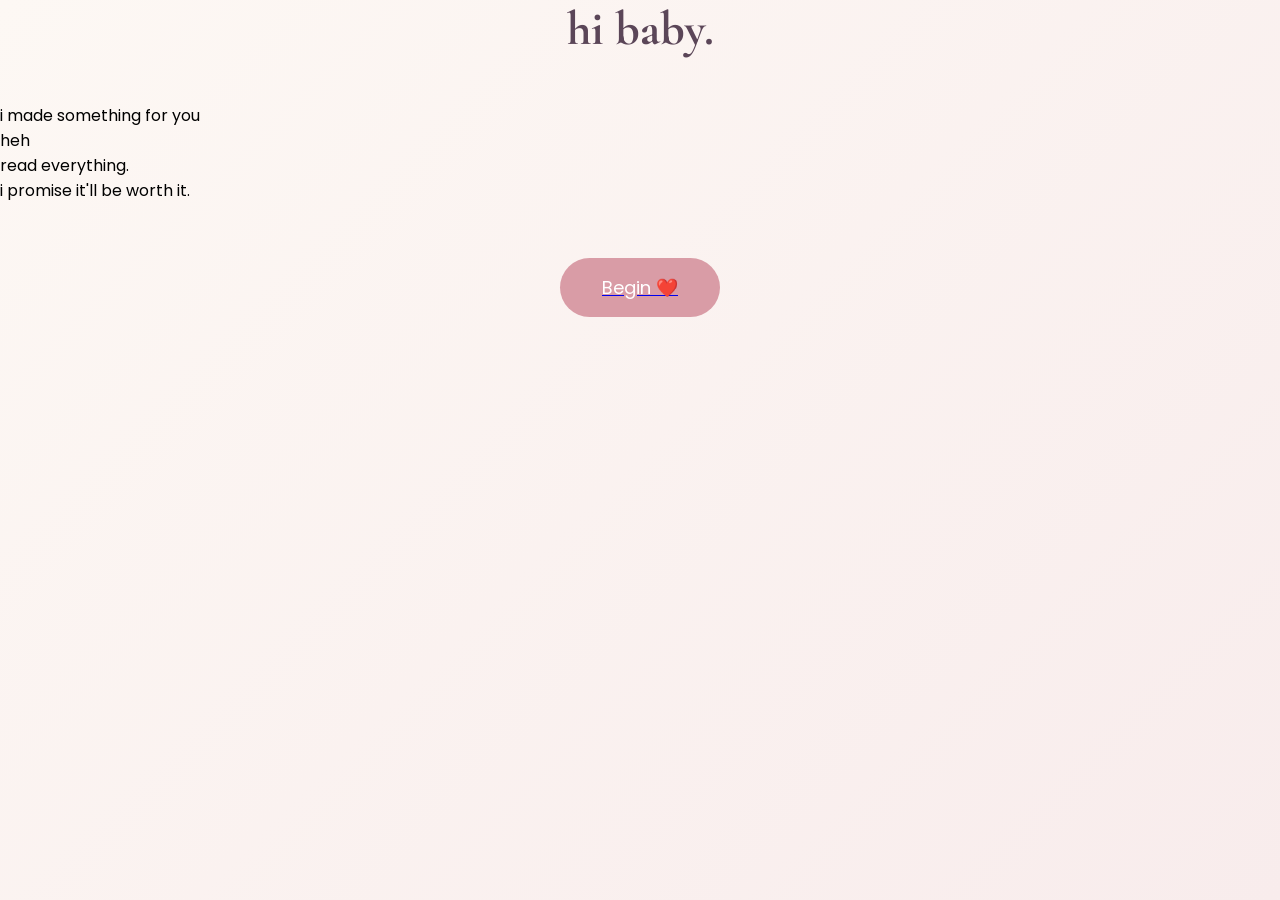
<file: index.html>
<!DOCTYPE html>
<html lang="en">

<head>

<meta charset="UTF-8">
<meta name="viewport" content="width=device-width, initial-scale=1.0">

<title>For You ❤️</title>

<link rel="preconnect" href="https://fonts.googleapis.com">
<link rel="preconnect" href="https://fonts.gstatic.com" crossorigin>

<link href="https://fonts.googleapis.com/css2?family=Cormorant+Garamond:wght@600&family=Poppins:wght@300;400;500&display=swap" rel="stylesheet">

<link rel="stylesheet" href="style.css">

</head>

<body>

<div class="container">

    <h1>hi baby.</h1>

    <p>
        i made something for you
    </p>

    <p class="small">
        heh<br>
        read everything.<br>
        i promise it'll be worth it.
    </p>

    <a href="letter.html">
        <button>Begin ❤️</button>
    </a>

</div>

</body>

</html>
</file>
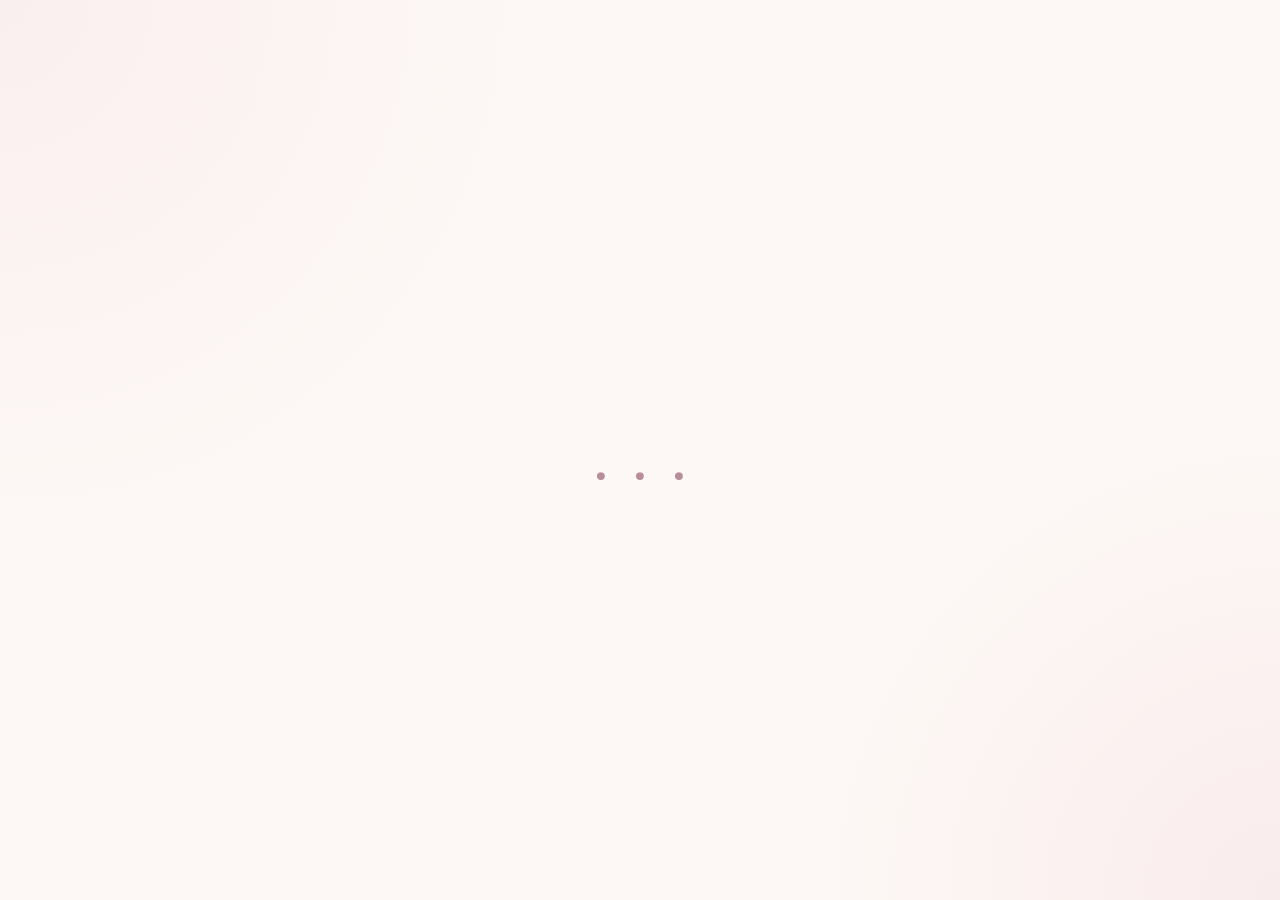
<file: final.html>
<!DOCTYPE html>
<html lang="en">

<head>

    <meta charset="UTF-8">
    <meta name="viewport" content="width=device-width, initial-scale=1.0">

    <title>♡</title>

    <link rel="preconnect" href="https://fonts.googleapis.com">
    <link rel="preconnect" href="https://fonts.gstatic.com" crossorigin>

    <link href="https://fonts.googleapis.com/css2?family=Cormorant+Garamond:wght@400;500;600;700&family=Poppins:wght@300;400&display=swap" rel="stylesheet">

    <link rel="stylesheet" href="style.css">

</head>

<body>

<div class="proposal-page">

    <div id="dots">

        <span>.</span>
        <span>.</span>
        <span>.</span>

    </div>

    <div id="proposal" class="hidden">

    <h1 id="q1" class="hidden-line">
        Will you
    </h1>

    <h1 id="q2" class="hidden-line">
        be my
    </h1>

    <h1 id="q3" class="hidden-line">
        boyfriend?
    </h1>

    <div class="proposal-buttons hidden-line" id="proposalButtons">

        <button class="yes-btn" onclick="window.location.href='yes.html'">
            ♡ Yes.
        </button>

        <button class="yes-btn" onclick="window.location.href='yes.html'">
            ♡ Of course.
        </button>

    </div>

</div>

</div>

<script>

const dots = document.getElementById("dots");
const proposal = document.getElementById("proposal");

setTimeout(()=>{

    dots.style.opacity="0";

},2200);

setTimeout(()=>{

    dots.style.display="none";

    proposal.classList.remove("hidden");

},2800);

setTimeout(()=>{

    document.getElementById("q1").classList.remove("hidden-line");

},3200);

setTimeout(()=>{

    document.getElementById("q2").classList.remove("hidden-line");

},4300);

setTimeout(()=>{

    document.getElementById("q3").classList.remove("hidden-line");

},5400);

setTimeout(()=>{

    document.getElementById("proposalButtons").classList.remove("hidden-line");

},6700);

</script>

</body>

</html>
</file>
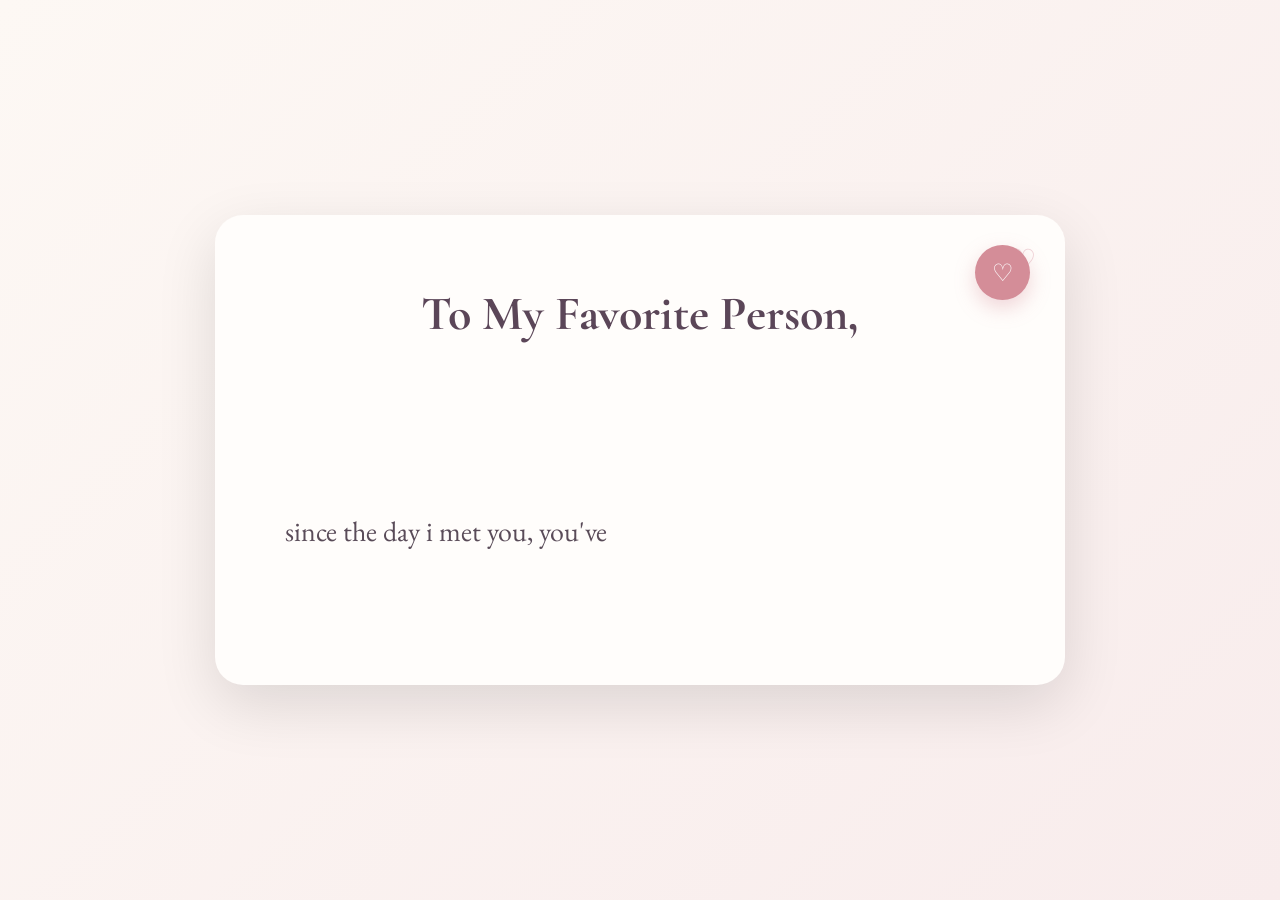
<file: letter.html>
<!DOCTYPE html>
<html lang="en">

<head>

<meta charset="UTF-8">
<meta name="viewport" content="width=device-width, initial-scale=1.0">

<title>A Letter For You</title>

<link rel="stylesheet" href="style.css">

</head>

<body>

<div class="letter-container">

    <div class="letter">

        <div class="wax-seal">♡</div>

        <h1>To My Favorite Person,</h1>

        <div id="typed-text"></div>

        <div id="signature"></div>

        <a href="reasons.html">
            <button id="continue-btn">Continue ❤️</button>
        </a>

    </div>

</div>

<script src="script.js"></script>

</body>

</html>
</file>
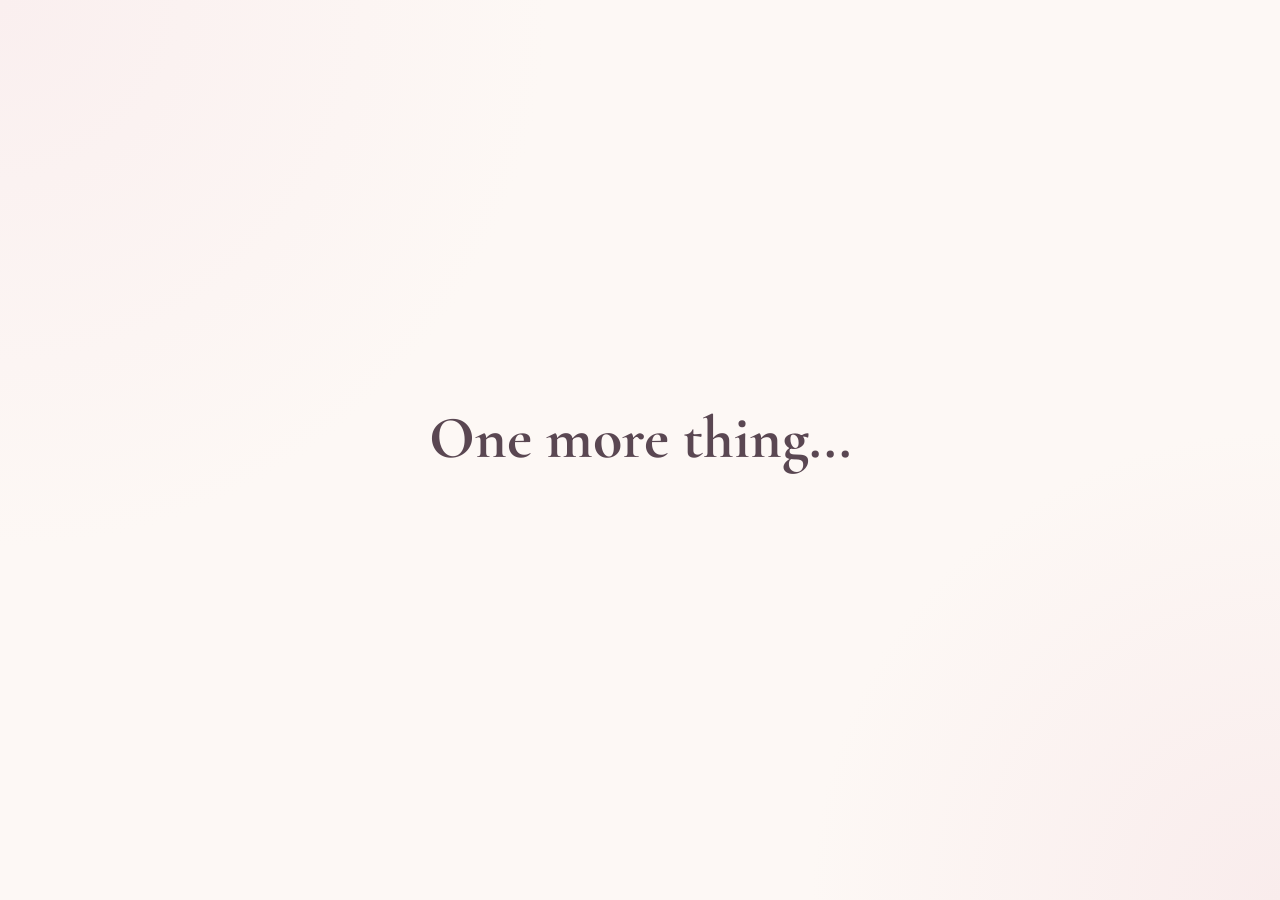
<file: questions.html>
<!DOCTYPE html>
<html lang="en">

<head>

    <meta charset="UTF-8">
    <meta name="viewport" content="width=device-width, initial-scale=1.0">

    <title>One More Thing...</title>

    <link rel="preconnect" href="https://fonts.googleapis.com">
    <link rel="preconnect" href="https://fonts.gstatic.com" crossorigin>

    <link href="https://fonts.googleapis.com/css2?family=Cormorant+Garamond:wght@400;500;600;700&family=EB+Garamond:wght@400;500&family=Poppins:wght@300;400&display=swap" rel="stylesheet">

    <link rel="stylesheet" href="style.css">

</head>

<body>

<div class="question-page">

    <div id="conversation">

        <h1 id="line1" class="fade hidden">
            One more thing...
        </h1>

        <h1 id="line2" class="fade hidden">
            can i ask you something?
        </h1>

        <h2 id="line3" class="fade hidden">
            promise you'll answer honestly?
        </h2>

        <div id="choices" class="hidden">

            <button class="choice-btn" onclick="continueStory()">
                ♡ of course nig
            </button>

            <button class="choice-btn" onclick="continueStory()">
                ♡ you don't get the option of saying no
            </button>

        </div>

        <div id="second-part" class="hidden">

            <h1 class="fade" id="line4">
                GOOD
            </h1>

            <h2 class="fade" id="line5">
                because...
            </h2>

            <p class="fade" id="line6">
                i've been wanting to ask you this<br>
                for quite a while now.
            </p>

            <a href="final.html">

                <button id="question-continue">
                    Continue ❤️
                </button>

            </a>

        </div>

    </div>

</div>

<script src="script.js"></script>

</body>

</html>
</file>
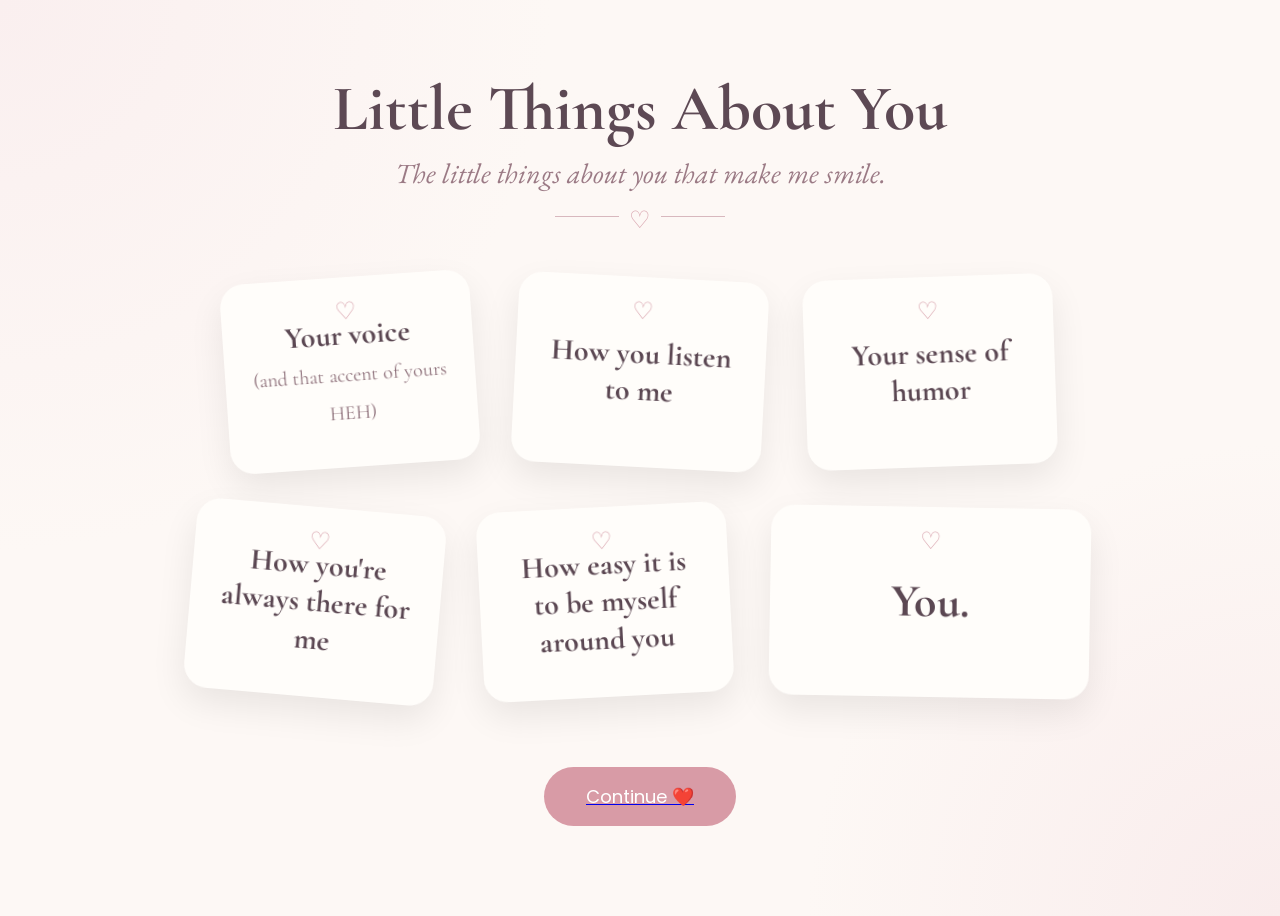
<file: reasons.html>
<!DOCTYPE html>
<html lang="en">

<head>

    <meta charset="UTF-8">
    <meta name="viewport" content="width=device-width, initial-scale=1.0">

    <title>Little Things About You</title>

    <link rel="preconnect" href="https://fonts.googleapis.com">
    <link rel="preconnect" href="https://fonts.gstatic.com" crossorigin>

    <link href="https://fonts.googleapis.com/css2?family=Cormorant+Garamond:wght@400;500;600;700&family=EB+Garamond:wght@400;500&display=swap" rel="stylesheet">

    <link rel="stylesheet" href="style.css">

</head>

<body>

<div class="reasons-page">

    <h1>Little Things About You</h1>

    <p class="subtitle">
        The little things about you that make me smile.
    </p>

    <div class="divider">
        <span>♡</span>
    </div>

    <div class="notes">

        <!-- Card 1 -->

        <div class="note note1">

            <div class="note-inner">

                <div class="front">

                    <span class="heart">♡</span>

                    <h2>
                        Your voice
                        <br>
                        <small>(and that accent of yours HEH)</small>
                    </h2>

                </div>

                <div class="back">

                    <p>
                        i could listen to you talk for hours and never get tired of it.
                        every single time I hear it, i can't help but smile.
                    
                    </p>

                </div>

            </div>

        </div>

        <!-- Card 2 -->

        <div class="note note2">

            <div class="note-inner">

                <div class="front">

                    <span class="heart">♡</span>

                    <h2>How you listen to me</h2>

                </div>

                <div class="back">

                    <p>
                        thank you for always making me feel heard,
                        no matter how small the problem is
                    </p>

                </div>

            </div>

        </div>

        <!-- Card 3 -->

        <div class="note note3">

            <div class="note-inner">

                <div class="front">

                    <span class="heart">♡</span>

                    <h2>Your sense of humor</h2>

                </div>

                <div class="back">

                    <p>
                        you always know how to make me laugh,
                        even when i'm having the worst day.
                    </p>

                </div>

            </div>

        </div>

        <!-- Card 4 -->

        <div class="note note4">

            <div class="note-inner">

                <div class="front">

                    <span class="heart">♡</span>

                    <h2>How you're always there for me</h2>

                </div>

                <div class="back">

                    <p>
                        no matter what happens,
                        you've never made me feel alone
                    </p>

                </div>

            </div>

        </div>

        <!-- Card 5 -->

        <div class="note note5">

            <div class="note-inner">

                <div class="front">

                    <span class="heart">♡</span>

                    <h2>
                        How easy it is
                        <br>
                        to be myself
                        <br>
                        around you
                    </h2>

                </div>

                <div class="back">

                    <p>
                        with you, i never have to pretend to be anyone else,
                        and that's one of my favorite feelings in the world
                    </p>

                </div>

            </div>

        </div>

        <!-- Card 6 -->

        <div class="note note6">

            <div class="note-inner">

                <div class="front">

                    <span class="heart">♡</span>

                    <h2>You.</h2>

                </div>

                <div class="back">

                    <p>
                        MY abud ♡
                    </p>

                </div>

            </div>

        </div>

    </div>

    <a href="questions.html">

        <button id="continue-button">

            Continue ❤️

        </button>

    </a>

</div>

<script>
document.querySelectorAll(".card").forEach(card => {
    card.addEventListener("click", function () {
        this.classList.toggle("flipped");
    });
});
</script>

</body>

</html>
</file>
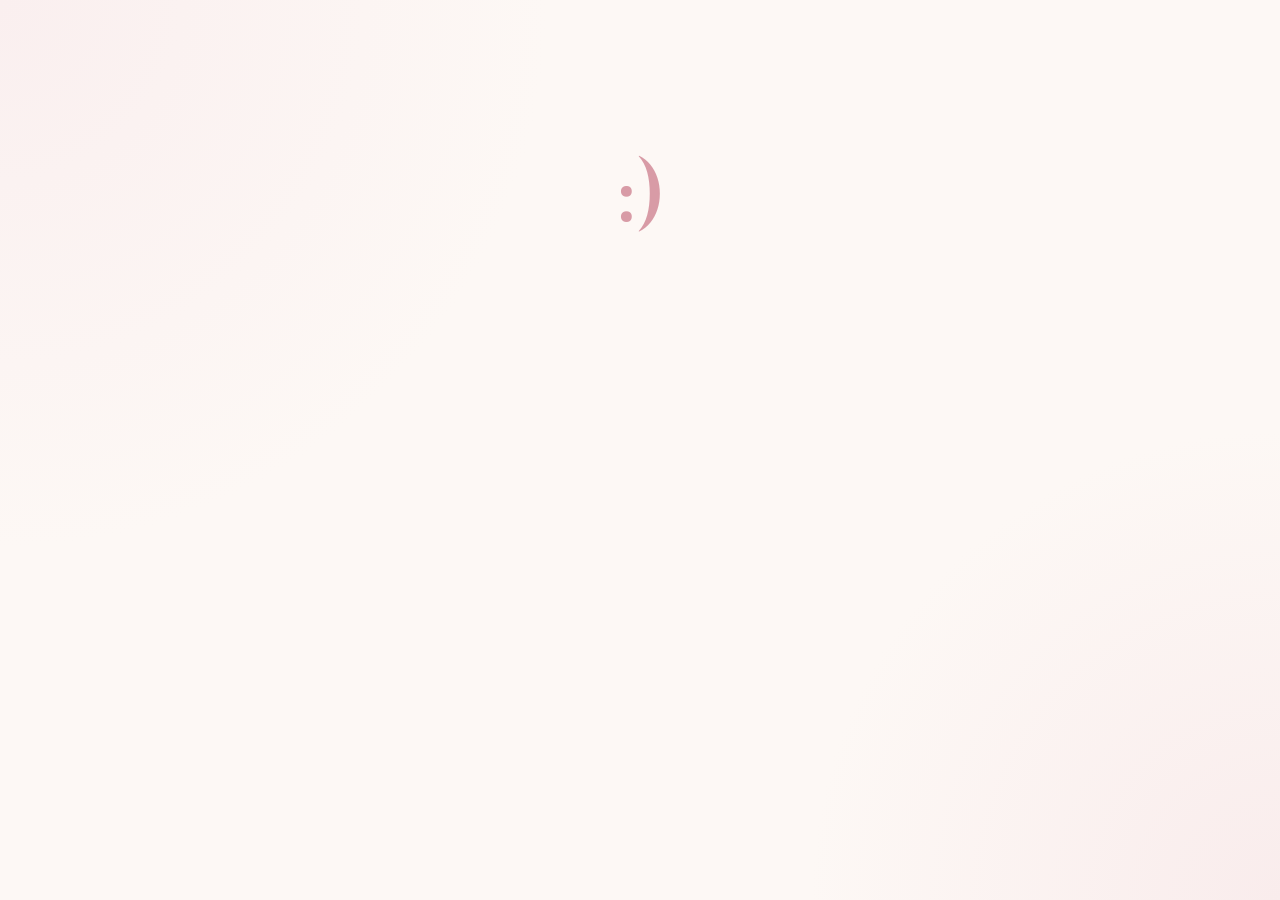
<file: yes.html>
<!DOCTYPE html>
<html lang="en">

<head>

<meta charset="UTF-8">
<meta name="viewport" content="width=device-width, initial-scale=1.0">

<title>♡</title>

<link rel="preconnect" href="https://fonts.googleapis.com">
<link rel="preconnect" href="https://fonts.gstatic.com" crossorigin>

<link href="https://fonts.googleapis.com/css2?family=Cormorant+Garamond:wght@400;500;600;700&family=EB+Garamond:wght@400;500&family=Poppins:wght@300;400&display=swap" rel="stylesheet">

<link rel="stylesheet" href="style.css">

</head>

<body>

<div class="ending-page">

    <canvas id="confetti"></canvas>

    <div class="ending-content">

        <h1 id="smile" class="hidden-line">:)</h1>

        <p id="ending-text" class="hidden-line">

            you have absolutely<br>
            no idea<br>
            how happy<br>
            you've just made me.

        </p>

        <h2 id="love" class="hidden-line">

            i love you.<br><br>

          

        </h2>

        <p id="footer" class="hidden-line">

            thank you for reading everything. 🤍

        </p>

    </div>

</div>

<script>

setTimeout(()=>{

document.getElementById("smile").classList.remove("hidden-line");

},800);

setTimeout(()=>{

document.getElementById("ending-text").classList.remove("hidden-line");

},1800);

setTimeout(()=>{

document.getElementById("love").classList.remove("hidden-line");

},4200);

setTimeout(()=>{

document.getElementById("footer").classList.remove("hidden-line");

},5600);

</script>

</body>

</html>
</file>
<file: style.css>
@import url('https://fonts.googleapis.com/css2?family=Cormorant+Garamond:wght@500;600;700&family=EB+Garamond:wght@400;500&family=Poppins:wght@300;400;500&display=swap');

*{
    margin:0;
    padding:0;
    box-sizing:border-box;
}

body{

    background:linear-gradient(135deg,#FDF8F4,#F8ECEC);

    min-height:100vh;

    font-family:'Poppins',sans-serif;

    overflow-x:hidden;

}

/* Letter */

.letter-container{
    min-height:100vh;
    width:100%;
    display:flex;
    justify-content:center;
    align-items:center;
    padding:40px;
}

.letter{

    background:#FFFDFB;

    width:90%;

    max-width:850px;

    padding:70px;

    border-radius:28px;

    box-shadow:
    0 20px 60px rgba(0,0,0,.12);

    position:relative;

    animation:fadeUp 1.2s ease;

}

/* little heart */

.letter::before{

    content:"♡";

    position:absolute;

    top:22px;

    right:28px;

    font-size:32px;

    color:#d98f9f;

    opacity:.4;

}

h1{

    font-family:'Cormorant Garamond',serif;

    text-align:center;

    font-size:48px;

    color:#5B4658;

    margin-bottom:45px;

}

#typed-text{

    font-family:'EB Garamond',serif;

    font-size:28px;

    line-height:2.05;

    color:#5A4C59;

    white-space:pre-line;

}

#signature{

    margin-top:55px;

    text-align:right;

    font-family:'Cormorant Garamond',serif;

    font-size:32px;

    color:#5A4C59;

}

button{

    margin-top:55px;

    display:block;

    margin-left:auto;

    margin-right:auto;

    padding:16px 42px;

    border:none;

    border-radius:40px;

    background:#d99ca6;

    color:white;

    cursor:pointer;

    font-size:18px;

    transition:.35s;

    font-family:'Poppins';

}

button:hover{

    transform:translateY(-4px);

    box-shadow:0 10px 30px rgba(217,156,166,.4);

}

#continue-btn{

    display:none;

}

@keyframes fadeUp{

    from{

        opacity:0;

        transform:translateY(30px);

    }

    to{

        opacity:1;

        transform:translateY(0);

    }

}/* Wax Seal */

.wax-seal{

    position:absolute;

    top:30px;

    right:35px;

    width:55px;

    height:55px;

    border-radius:50%;

    background:#d48d98;

    color:white;

    display:flex;

    justify-content:center;

    align-items:center;

    font-size:24px;

    box-shadow:0 8px 20px rgba(212,141,152,.35);

}

/* Blinking Cursor */

.cursor{

    display:inline-block;

    width:2px;

    background:#444;

    animation:blink .8s infinite;

}

@keyframes blink{

50%{

opacity:0;

}

}

/* ==========================================================
   PAGE 3 — LITTLE THINGS ABOUT YOU
========================================================== */

.reasons-page{

    min-height:100vh;
    padding:70px 25px 90px;

    background:
    radial-gradient(circle at top left,#faefef 0%,transparent 35%),
    radial-gradient(circle at bottom right,#f9ecec 0%,transparent 30%),
    #fdf8f5;

    text-align:center;

}

.reasons-page h1{

    font-family:'Cormorant Garamond',serif;
    font-size:64px;
    color:#5d4954;
    margin-bottom:8px;

}

.subtitle{

    font-family:'EB Garamond',serif;
    font-size:28px;
    font-style:italic;
    color:#9b7a85;

}

.divider{

    width:170px;
    margin:25px auto 60px;
    border-top:1px solid #d8b8be;
    position:relative;

}

.divider span{

    position:absolute;
    left:50%;
    top:-15px;

    transform:translateX(-50%);

    background:#fdf8f5;
    padding:0 10px;

    color:#d7a1ab;
    font-size:24px;

}

/* ========================= */

.notes{

    display:flex;
    flex-wrap:wrap;

    justify-content:center;

    gap:40px;

    max-width:1000px;

    margin:auto;

}

/* ========================= */

.note{

    width:250px;
    height:190px;

    perspective:1200px;

}

.note1{ transform:rotate(-4deg); }

.note2{ transform:rotate(3deg); }

.note3{ transform:rotate(-2deg); }

.note4{ transform:rotate(5deg); }

.note5{ transform:rotate(-3deg); }

.note6{

    width:320px;

    transform:rotate(1deg);

}

/* ========================= */

.note-inner{

    position:relative;

    width:100%;
    height:100%;

    transform-style:preserve-3d;

    transition:transform .8s ease;

}

/* Flip */

.note:hover .note-inner{

    transform:rotateY(180deg);

}
.card.flipped .card-inner{
    transform: rotateY(180deg);
}

/* ========================= */

.front,
.back{

    position:absolute;

    top:0;
    left:0;

    width:100%;
    height:100%;

    border-radius:24px;

    background:#fffdfa;

    box-shadow:0 15px 35px rgba(0,0,0,.08);

    display:flex;

    justify-content:center;
    align-items:center;
    flex-direction:column;

    padding:28px;

    box-sizing:border-box;

    backface-visibility:hidden;
    -webkit-backface-visibility:hidden;

    overflow:hidden;

}

.back{

    transform:rotateY(180deg);

    background:#fff9f8;

}

.front h2{

    font-family:'Cormorant Garamond',serif;

    font-size:30px;

    color:#5b4752;

    line-height:1.25;

    text-align:center;

}

.front small{

    font-size:20px;

    font-weight:400;

    color:#8d6f79;

}

.back p{

    font-family:'EB Garamond',serif;

    font-size:23px;

    line-height:1.5;

    text-align:center;

    color:#5d4a55;

}

/* ========================= */

.heart{

    position:absolute;

    top:16px;

    color:#d7a1ab;

    font-size:24px;

}

/* ========================= */

.note{

    transition:transform .35s ease;

}

.note:hover{

    transform:translateY(-10px);

}

.note1:hover{

    transform:rotate(-4deg) translateY(-10px);

}

.note2:hover{

    transform:rotate(3deg) translateY(-10px);

}

.note3:hover{

    transform:rotate(-2deg) translateY(-10px);

}

.note4:hover{

    transform:rotate(5deg) translateY(-10px);

}

.note5:hover{

    transform:rotate(-3deg) translateY(-10px);

}

.note6:hover{

    transform:rotate(1deg) translateY(-10px);

}

/* ========================= */

.note6 .front h2{

    font-size:46px;

}

.note6 .back p{

    font-size:34px;

}

/* ========================= */

#continue-button{

    display:block;

    margin:70px auto 0;

    padding:16px 42px;

    border:none;

    border-radius:40px;

    background:#d89ba6;

    color:white;

    font-family:'Poppins',sans-serif;

    font-size:18px;

    cursor:pointer;

    transition:.3s;

}

#continue-button:hover{

    transform:translateY(-4px);

    background:#cf8f99;

}

/* ========================= */

@media(max-width:900px){

    .notes{

        flex-direction:column;

        align-items:center;

    }

    .note{

        width:280px;
        height:200px;

        transform:none !important;

    }

    .note6{

        width:300px;

    }

    .reasons-page h1{

        font-size:48px;

    }

    .subtitle{

        font-size:22px;

    }

}
/* ===========================
   PAGE 4
=========================== */

.question-page{

    min-height:100vh;

    display:flex;

    justify-content:center;

    align-items:center;

    text-align:center;

    background:
    radial-gradient(circle at top left,#faefef 0%,transparent 35%),
    radial-gradient(circle at bottom right,#f9ecec 0%,transparent 30%),
    #fdf8f5;

    padding:40px;

}

#conversation{

    max-width:700px;

}

#conversation h1{

    font-family:'Cormorant Garamond',serif;

    font-size:60px;

    color:#5a4752;

    margin-bottom:25px;

}

#conversation h2{

    font-family:'Cormorant Garamond',serif;

    font-size:36px;

    color:#7d616d;

    margin-bottom:30px;

}

#conversation p{

    font-family:'EB Garamond',serif;

    font-size:30px;

    color:#6b5560;

    line-height:1.7;

    margin-top:25px;

}

.choice-btn{

    display:block;

    margin:18px auto;

}

.hidden{

    display:none;

}

.fade{

    animation:fadeUp .8s ease;

}
/* ===========================
   PAGE 5
=========================== */

.proposal-page{

    min-height:100vh;

    display:flex;

    justify-content:center;

    align-items:center;

    text-align:center;

    background:
    radial-gradient(circle at top left,#faefef 0%,transparent 35%),
    radial-gradient(circle at bottom right,#f9ecec 0%,transparent 30%),
    #fdf8f5;

    padding:40px;

}

#dots{

    font-family:'Cormorant Garamond',serif;

    font-size:90px;

    color:#b78d98;

    transition:1s;

}

#dots span{

    animation:blink 1.2s infinite;

}

#dots span:nth-child(2){

    animation-delay:.3s;

}

#dots span:nth-child(3){

    animation-delay:.6s;

}

@keyframes blink{

    50%{

        opacity:.2;

    }

}

#proposal{

    animation:fadeUp 1s ease;

}

#proposal h1{

    font-family:'Cormorant Garamond',serif;

    font-size:88px;

    line-height:1.1;

    color:#5d4954;

    margin-bottom:55px;

}

.proposal-buttons{

    display:flex;

    justify-content:center;

    gap:25px;

    flex-wrap:wrap;

}

.yes-btn{

    padding:16px 38px;

    border:none;

    border-radius:40px;

    background:#d89ba6;

    color:white;

    font-size:18px;

    font-family:'Poppins',sans-serif;

    cursor:pointer;

    transition:.3s;

}

.yes-btn:hover{

    transform:translateY(-4px);

    background:#cb8995;

}

@media(max-width:900px){

#proposal h1{

font-size:56px;

}

.proposal-buttons{

flex-direction:column;

}

}
#question-continue{

    display:block;

    margin:45px auto 0;

    padding:16px 42px;

    border:none;

    border-radius:40px;

    background:#d89ba6;

    color:white;

    font-family:'Poppins',sans-serif;

    font-size:18px;

    cursor:pointer;

    transition:.3s;

}

#question-continue:hover{

    transform:translateY(-4px);

    background:#cb8995;

}
.hidden-line{

    opacity:0;

    transform:translateY(18px);

}

#q1,
#q2,
#q3,
#proposalButtons{

    transition:all .8s ease;

}

#q1:not(.hidden-line),
#q2:not(.hidden-line),
#q3:not(.hidden-line),
#proposalButtons:not(.hidden-line){

    opacity:1;

    transform:translateY(0);

}

#proposal h1{

    margin:0;

}
/* ===========================
   PAGE 6
=========================== */

.ending-page{
    min-height:100vh;
    width:100vw;
    display:flex;
    justify-content:center;
    align-items:center;
    position:relative;
    overflow:hidden;
    margin:0;
    padding:0;
    background:
        radial-gradient(circle at top left,#faefef 0%,transparent 35%),
        radial-gradient(circle at bottom right,#f9ecec 0%,transparent 30%),
        #fdf8f5;
}
#confetti{
    position:absolute;
    inset:0;
    width:100%;
    height:100%;
    pointer-events:none;
    z-index:1;
}

.ending-content{
    position:relative;
    z-index:2;
}

.ending-content{
    position:relative;
    z-index:2;
    width:100%;
    max-width:700px;
    margin:0 auto;
    padding:40px;
    display:flex;
    flex-direction:column;
    align-items:center;
    justify-content:center;
    text-align:center;
}

#smile{

    font-size:90px;

    color:#d89ba6;

    margin-bottom:30px;

}

#ending-text{

    font-family:'Cormorant Garamond',serif;

    font-size:42px;

    color:#5d4954;

    line-height:1.45;

}

#love{

    margin-top:60px;

    font-family:'EB Garamond',serif;

    font-size:34px;

    font-weight:400;

    color:#7a5f6b;

}

#footer{

    margin-top:70px;

    font-family:'Poppins',sans-serif;

    font-size:15px;

    color:#b79aa4;

}
</file>
